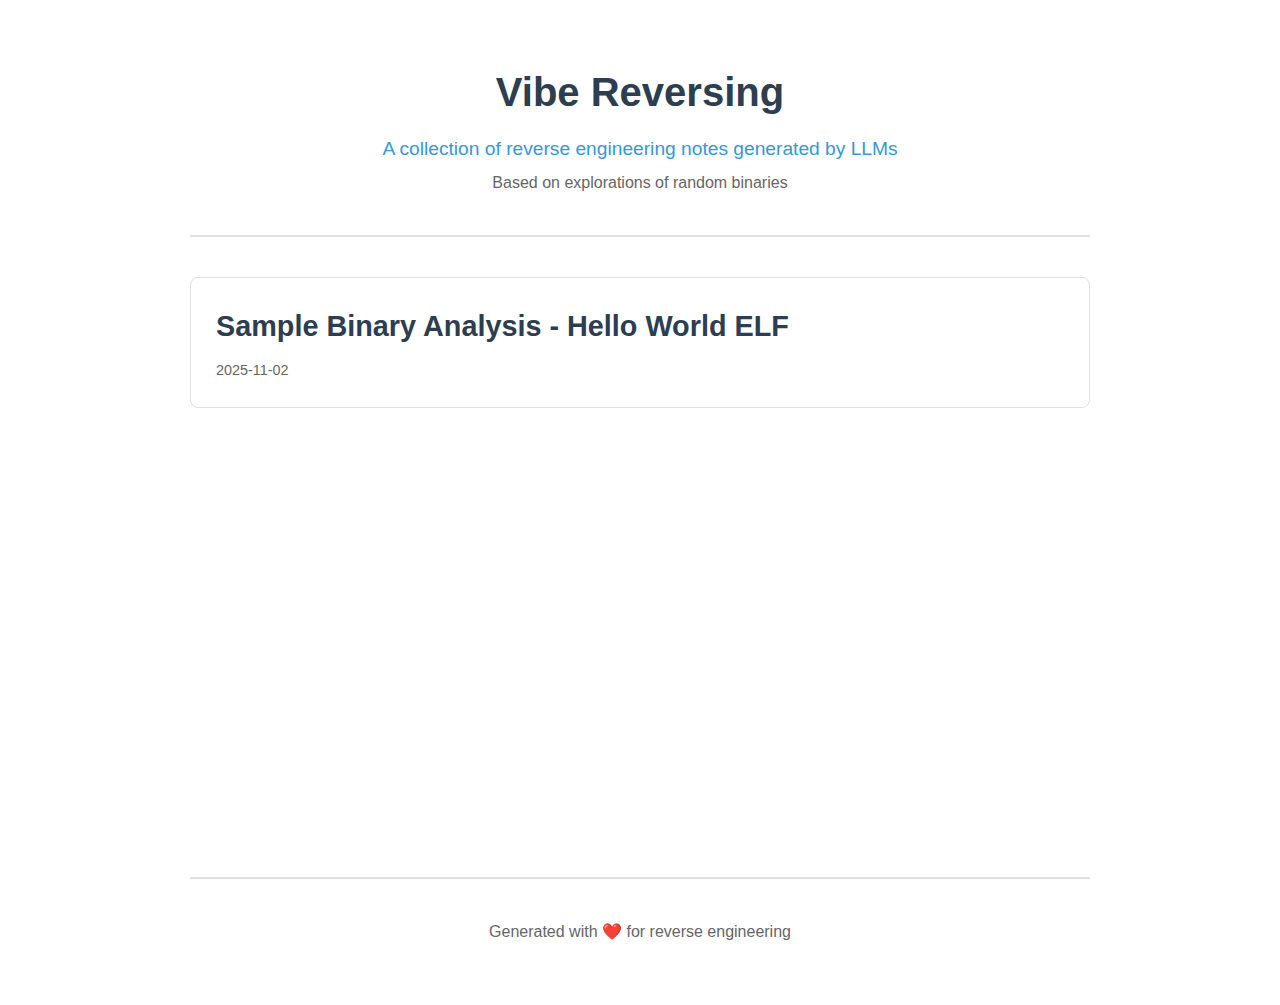
<file: docs/index.html>
<!DOCTYPE html>
<html lang="en">
<head>
    <meta charset="UTF-8">
    <meta name="viewport" content="width=device-width, initial-scale=1.0">
    <title>Vibe Reversing - Reverse Engineering Notes</title>
    <link rel="stylesheet" href="css/style.css">
</head>
<body>
    <div class="container">
        <header>
            <h1>Vibe Reversing</h1>
            <p class="tagline">A collection of reverse engineering notes generated by LLMs</p>
            <p class="description">Based on explorations of random binaries</p>
        </header>
        
        <main>
            <div class="posts">
                
        <div class="post-item">
            <h2><a href="sample-binary-analysis.html">Sample Binary Analysis - Hello World ELF</a></h2>
            <p class="date">2025-11-02</p>
        </div>
        
            </div>
        </main>
        
        <footer>
            <p>Generated with ❤️ for reverse engineering</p>
        </footer>
    </div>
</body>
</html>
</file>
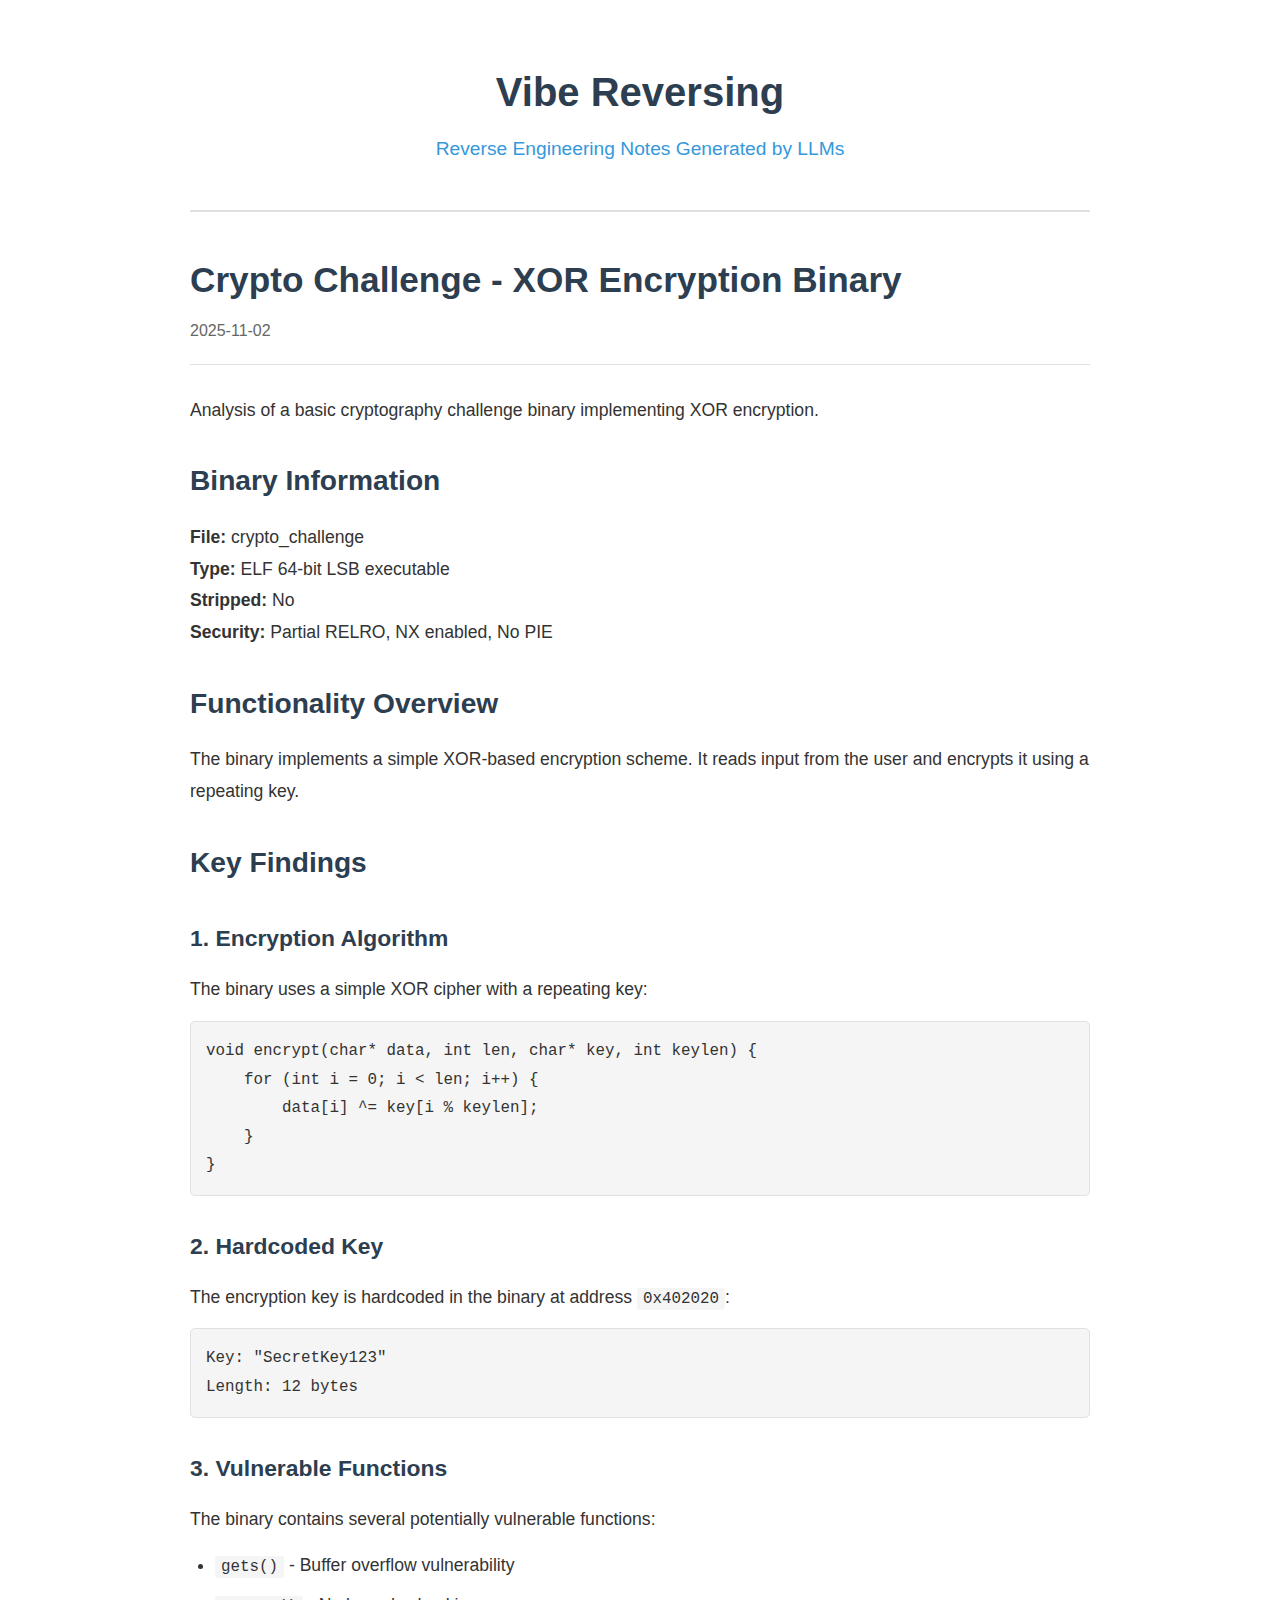
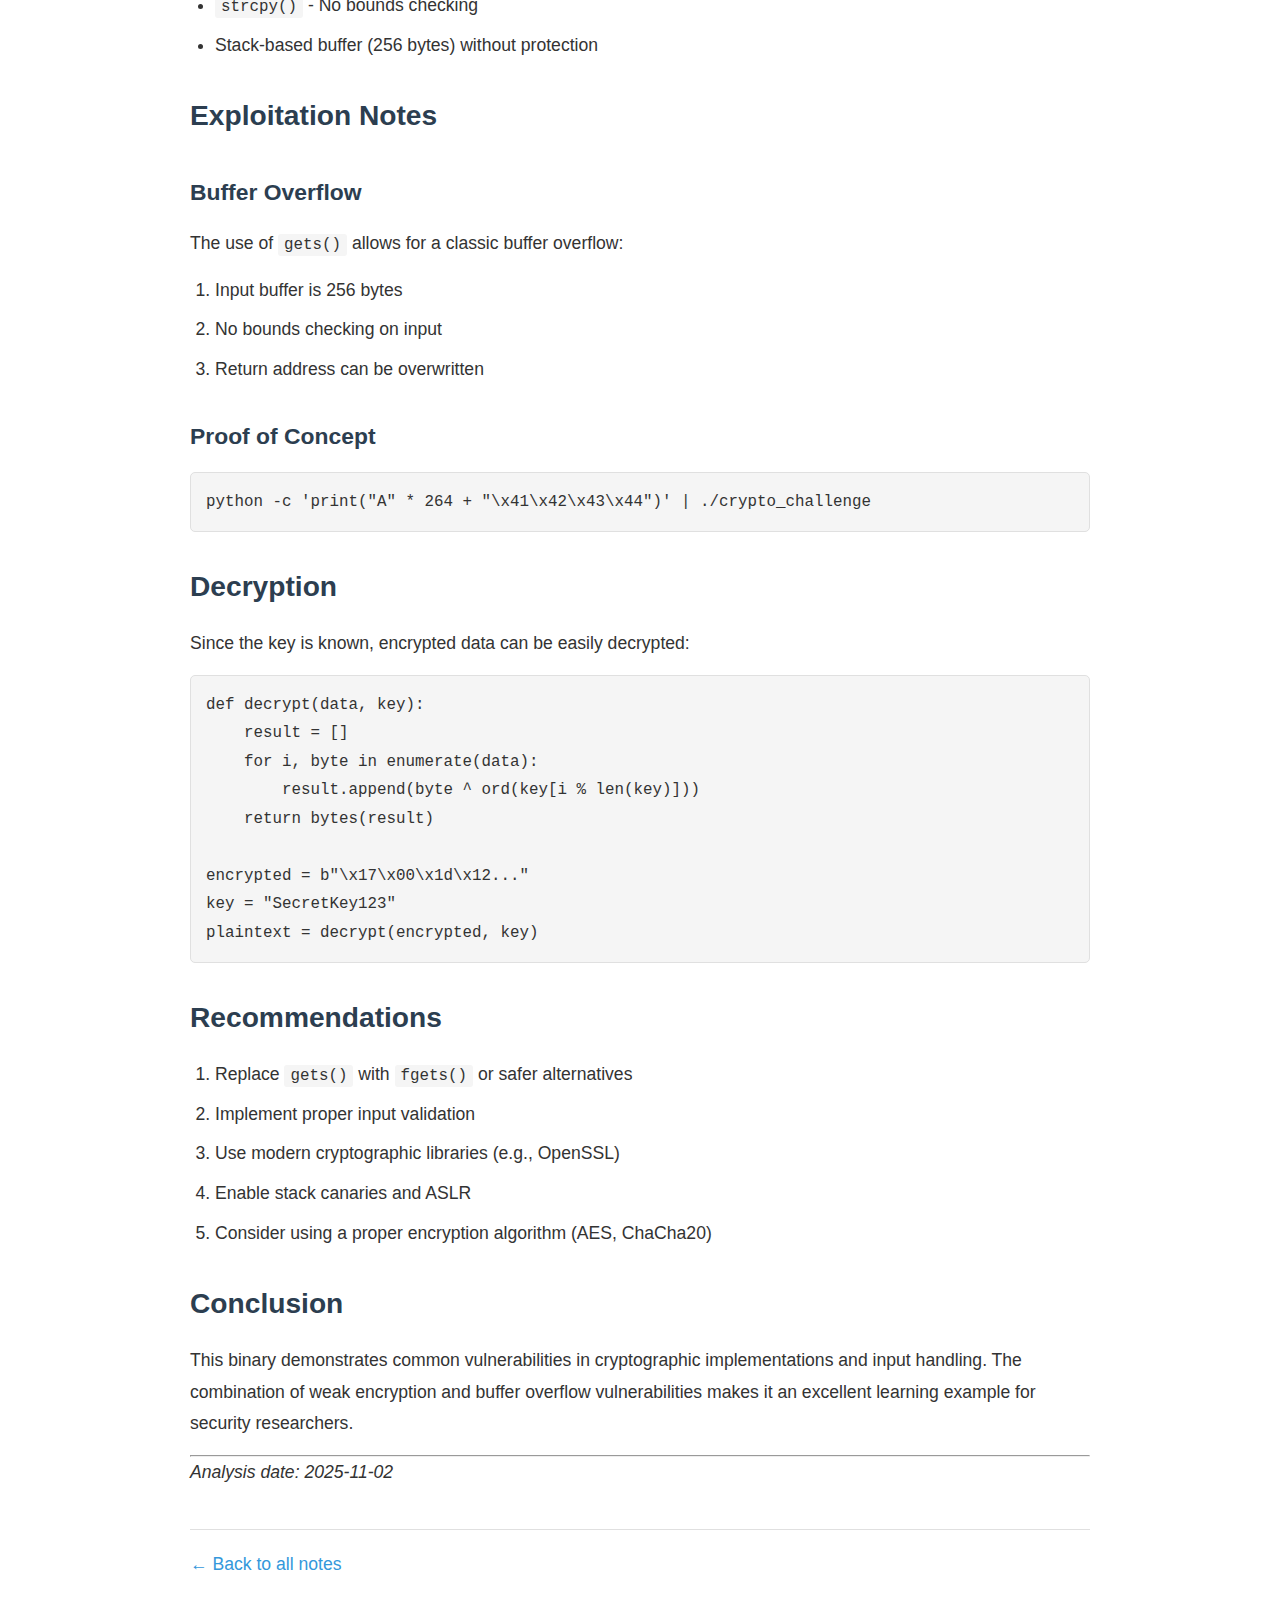
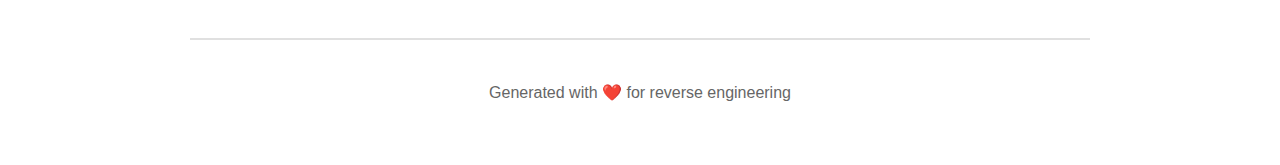
<file: docs/crypto-challenge.html>
<!DOCTYPE html>
<html lang="en">
<head>
    <meta charset="UTF-8">
    <meta name="viewport" content="width=device-width, initial-scale=1.0">
    <title>Crypto Challenge - XOR Encryption Binary - Vibe Reversing</title>
    <link rel="stylesheet" href="css/style.css">
</head>
<body>
    <div class="container">
        <header>
            <h1><a href="index.html">Vibe Reversing</a></h1>
            <p class="tagline">Reverse Engineering Notes Generated by LLMs</p>
        </header>
        
        <main>
            <article class="post">
                <div class="post-header">
                    <h1>Crypto Challenge - XOR Encryption Binary</h1>
                    <p class="date">2025-11-02</p>
                </div>
                <div class="post-content">
                    <p>Analysis of a basic cryptography challenge binary implementing XOR encryption.</p>
<h2 id="binary-information">Binary Information</h2>
<p><strong>File:</strong> crypto_challenge<br />
<strong>Type:</strong> ELF 64-bit LSB executable<br />
<strong>Stripped:</strong> No<br />
<strong>Security:</strong> Partial RELRO, NX enabled, No PIE</p>
<h2 id="functionality-overview">Functionality Overview</h2>
<p>The binary implements a simple XOR-based encryption scheme. It reads input from the user and encrypts it using a repeating key.</p>
<h2 id="key-findings">Key Findings</h2>
<h3 id="1-encryption-algorithm">1. Encryption Algorithm</h3>
<p>The binary uses a simple XOR cipher with a repeating key:</p>
<div class="codehilite"><pre><span></span><code><span class="kt">void</span><span class="w"> </span><span class="nf">encrypt</span><span class="p">(</span><span class="kt">char</span><span class="o">*</span><span class="w"> </span><span class="n">data</span><span class="p">,</span><span class="w"> </span><span class="kt">int</span><span class="w"> </span><span class="n">len</span><span class="p">,</span><span class="w"> </span><span class="kt">char</span><span class="o">*</span><span class="w"> </span><span class="n">key</span><span class="p">,</span><span class="w"> </span><span class="kt">int</span><span class="w"> </span><span class="n">keylen</span><span class="p">)</span><span class="w"> </span><span class="p">{</span>
<span class="w">    </span><span class="k">for</span><span class="w"> </span><span class="p">(</span><span class="kt">int</span><span class="w"> </span><span class="n">i</span><span class="w"> </span><span class="o">=</span><span class="w"> </span><span class="mi">0</span><span class="p">;</span><span class="w"> </span><span class="n">i</span><span class="w"> </span><span class="o">&lt;</span><span class="w"> </span><span class="n">len</span><span class="p">;</span><span class="w"> </span><span class="n">i</span><span class="o">++</span><span class="p">)</span><span class="w"> </span><span class="p">{</span>
<span class="w">        </span><span class="n">data</span><span class="p">[</span><span class="n">i</span><span class="p">]</span><span class="w"> </span><span class="o">^=</span><span class="w"> </span><span class="n">key</span><span class="p">[</span><span class="n">i</span><span class="w"> </span><span class="o">%</span><span class="w"> </span><span class="n">keylen</span><span class="p">];</span>
<span class="w">    </span><span class="p">}</span>
<span class="p">}</span>
</code></pre></div>

<h3 id="2-hardcoded-key">2. Hardcoded Key</h3>
<p>The encryption key is hardcoded in the binary at address <code>0x402020</code>:</p>
<div class="codehilite"><pre><span></span><code>Key: &quot;SecretKey123&quot;
Length: 12 bytes
</code></pre></div>

<h3 id="3-vulnerable-functions">3. Vulnerable Functions</h3>
<p>The binary contains several potentially vulnerable functions:</p>
<ul>
<li><code>gets()</code> - Buffer overflow vulnerability</li>
<li><code>strcpy()</code> - No bounds checking</li>
<li>Stack-based buffer (256 bytes) without protection</li>
</ul>
<h2 id="exploitation-notes">Exploitation Notes</h2>
<h3 id="buffer-overflow">Buffer Overflow</h3>
<p>The use of <code>gets()</code> allows for a classic buffer overflow:</p>
<ol>
<li>Input buffer is 256 bytes</li>
<li>No bounds checking on input</li>
<li>Return address can be overwritten</li>
</ol>
<h3 id="proof-of-concept">Proof of Concept</h3>
<div class="codehilite"><pre><span></span><code>python<span class="w"> </span>-c<span class="w"> </span><span class="s1">&#39;print(&quot;A&quot; * 264 + &quot;\x41\x42\x43\x44&quot;)&#39;</span><span class="w"> </span><span class="p">|</span><span class="w"> </span>./crypto_challenge
</code></pre></div>

<h2 id="decryption">Decryption</h2>
<p>Since the key is known, encrypted data can be easily decrypted:</p>
<div class="codehilite"><pre><span></span><code><span class="k">def</span> <span class="nf">decrypt</span><span class="p">(</span><span class="n">data</span><span class="p">,</span> <span class="n">key</span><span class="p">):</span>
    <span class="n">result</span> <span class="o">=</span> <span class="p">[]</span>
    <span class="k">for</span> <span class="n">i</span><span class="p">,</span> <span class="n">byte</span> <span class="ow">in</span> <span class="nb">enumerate</span><span class="p">(</span><span class="n">data</span><span class="p">):</span>
        <span class="n">result</span><span class="o">.</span><span class="n">append</span><span class="p">(</span><span class="n">byte</span> <span class="o">^</span> <span class="nb">ord</span><span class="p">(</span><span class="n">key</span><span class="p">[</span><span class="n">i</span> <span class="o">%</span> <span class="nb">len</span><span class="p">(</span><span class="n">key</span><span class="p">)]))</span>
    <span class="k">return</span> <span class="nb">bytes</span><span class="p">(</span><span class="n">result</span><span class="p">)</span>

<span class="n">encrypted</span> <span class="o">=</span> <span class="sa">b</span><span class="s2">&quot;</span><span class="se">\x17\x00\x1d\x12</span><span class="s2">...&quot;</span>
<span class="n">key</span> <span class="o">=</span> <span class="s2">&quot;SecretKey123&quot;</span>
<span class="n">plaintext</span> <span class="o">=</span> <span class="n">decrypt</span><span class="p">(</span><span class="n">encrypted</span><span class="p">,</span> <span class="n">key</span><span class="p">)</span>
</code></pre></div>

<h2 id="recommendations">Recommendations</h2>
<ol>
<li>Replace <code>gets()</code> with <code>fgets()</code> or safer alternatives</li>
<li>Implement proper input validation</li>
<li>Use modern cryptographic libraries (e.g., OpenSSL)</li>
<li>Enable stack canaries and ASLR</li>
<li>Consider using a proper encryption algorithm (AES, ChaCha20)</li>
</ol>
<h2 id="conclusion">Conclusion</h2>
<p>This binary demonstrates common vulnerabilities in cryptographic implementations and input handling. The combination of weak encryption and buffer overflow vulnerabilities makes it an excellent learning example for security researchers.</p>
<hr />
<p><em>Analysis date: 2025-11-02</em></p>
                </div>
            </article>
            
            <nav class="post-nav">
                <a href="index.html">← Back to all notes</a>
            </nav>
        </main>
        
        <footer>
            <p>Generated with ❤️ for reverse engineering</p>
        </footer>
    </div>
</body>
</html>
</file>
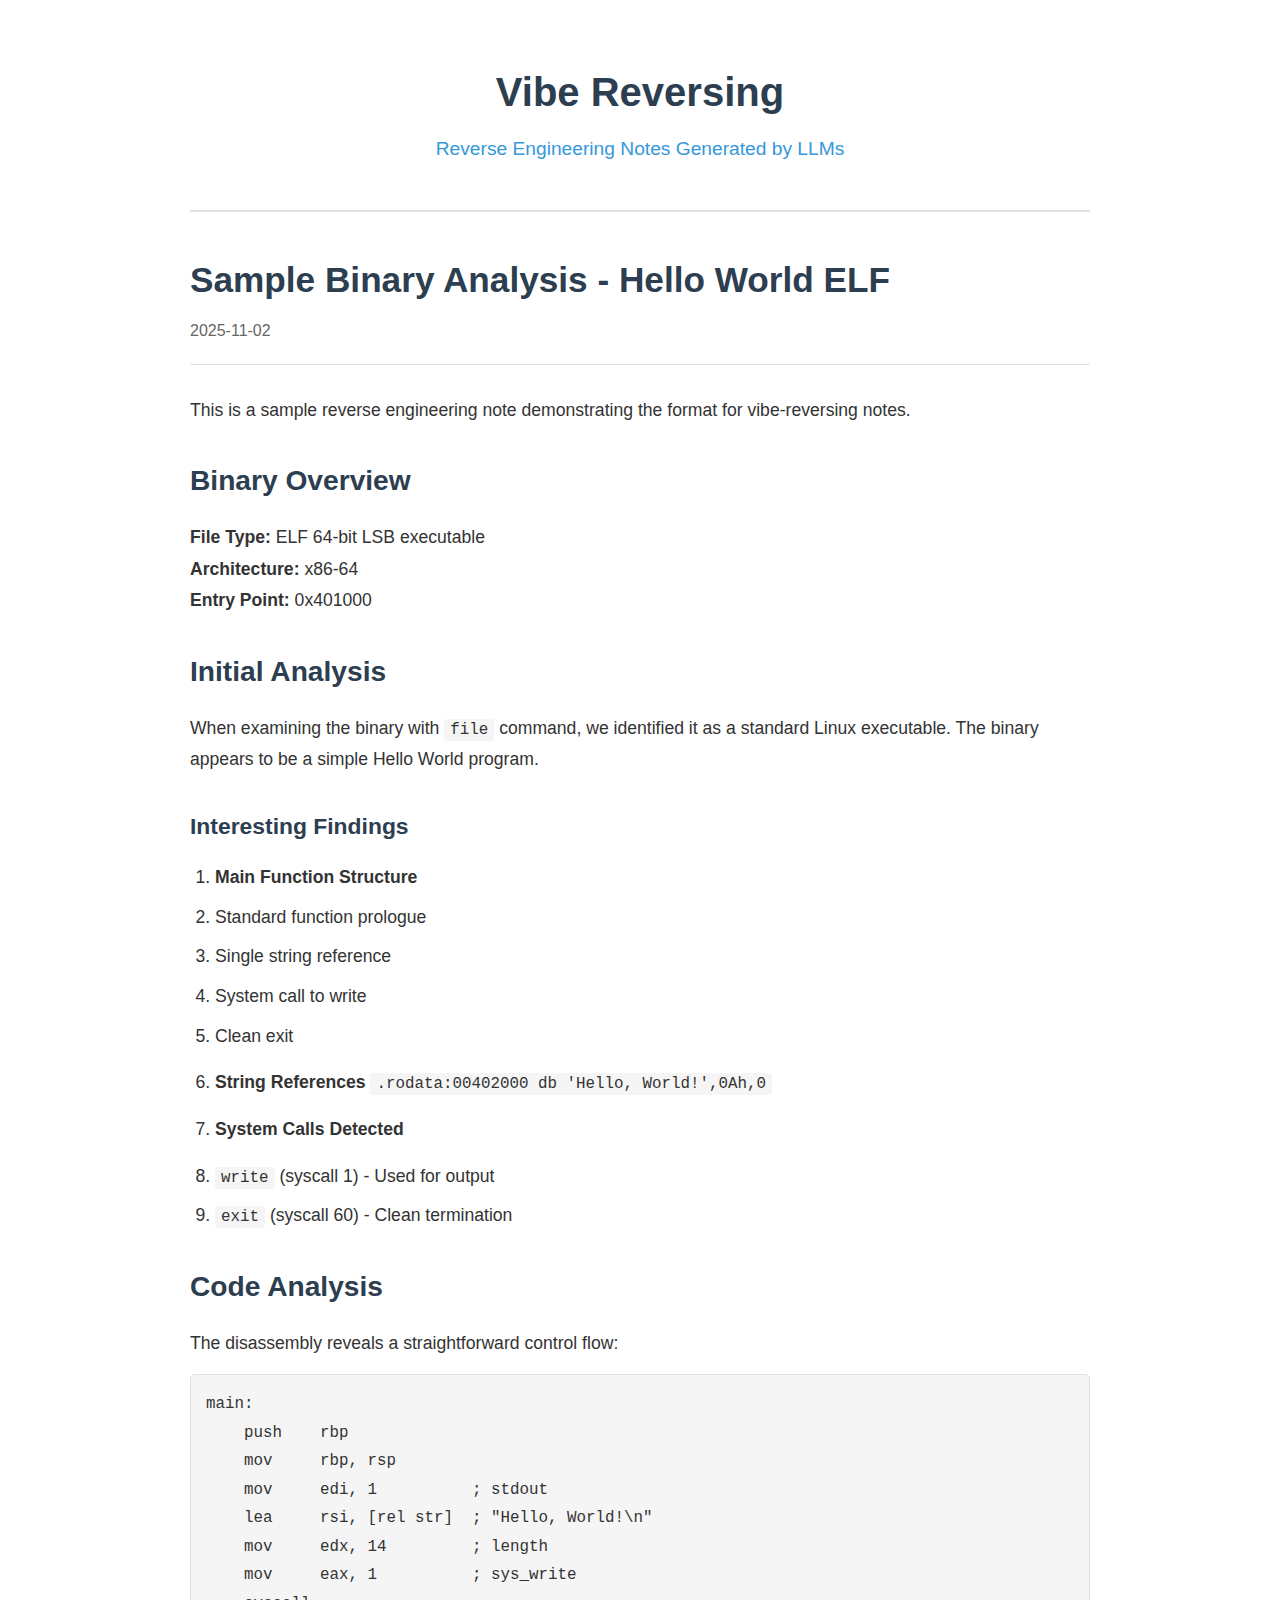
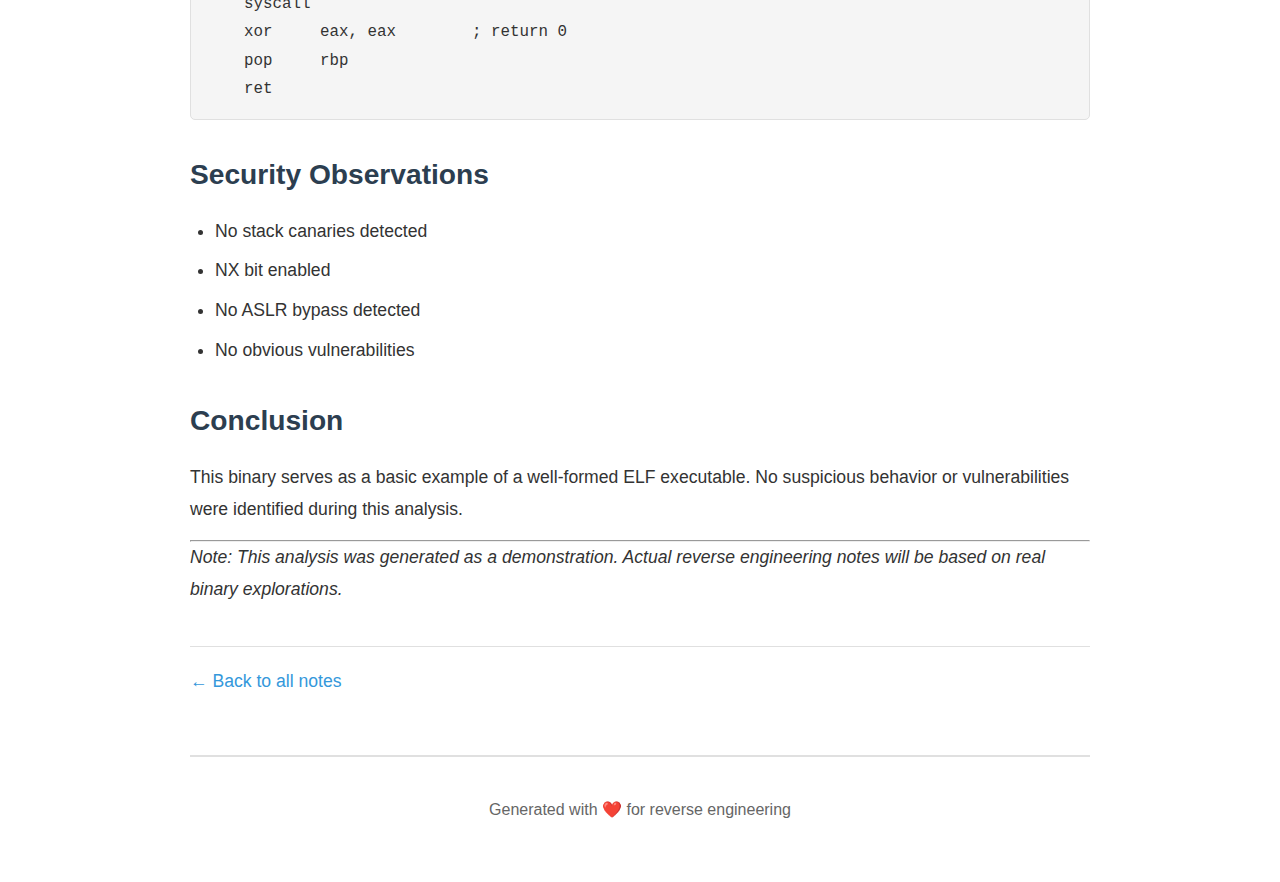
<file: docs/sample-binary-analysis.html>
<!DOCTYPE html>
<html lang="en">
<head>
    <meta charset="UTF-8">
    <meta name="viewport" content="width=device-width, initial-scale=1.0">
    <title>Sample Binary Analysis - Hello World ELF - Vibe Reversing</title>
    <link rel="stylesheet" href="css/style.css">
</head>
<body>
    <div class="container">
        <header>
            <h1><a href="index.html">Vibe Reversing</a></h1>
            <p class="tagline">Reverse Engineering Notes Generated by LLMs</p>
        </header>
        
        <main>
            <article class="post">
                <div class="post-header">
                    <h1>Sample Binary Analysis - Hello World ELF</h1>
                    <p class="date">2025-11-02</p>
                </div>
                <div class="post-content">
                    <p>This is a sample reverse engineering note demonstrating the format for vibe-reversing notes.</p>
<h2 id="binary-overview">Binary Overview</h2>
<p><strong>File Type:</strong> ELF 64-bit LSB executable<br />
<strong>Architecture:</strong> x86-64<br />
<strong>Entry Point:</strong> 0x401000  </p>
<h2 id="initial-analysis">Initial Analysis</h2>
<p>When examining the binary with <code>file</code> command, we identified it as a standard Linux executable. The binary appears to be a simple Hello World program.</p>
<h3 id="interesting-findings">Interesting Findings</h3>
<ol>
<li><strong>Main Function Structure</strong></li>
<li>Standard function prologue</li>
<li>Single string reference</li>
<li>System call to write</li>
<li>
<p>Clean exit</p>
</li>
<li>
<p><strong>String References</strong>
   <code>.rodata:00402000 db 'Hello, World!',0Ah,0</code></p>
</li>
<li>
<p><strong>System Calls Detected</strong></p>
</li>
<li><code>write</code> (syscall 1) - Used for output</li>
<li><code>exit</code> (syscall 60) - Clean termination</li>
</ol>
<h2 id="code-analysis">Code Analysis</h2>
<p>The disassembly reveals a straightforward control flow:</p>
<div class="codehilite"><pre><span></span><code><span class="nl">main:</span>
<span class="w">    </span><span class="nf">push</span><span class="w">    </span><span class="no">rbp</span>
<span class="w">    </span><span class="nf">mov</span><span class="w">     </span><span class="no">rbp</span><span class="p">,</span><span class="w"> </span><span class="no">rsp</span>
<span class="w">    </span><span class="nf">mov</span><span class="w">     </span><span class="no">edi</span><span class="p">,</span><span class="w"> </span><span class="mi">1</span><span class="w">          </span><span class="c1">; stdout</span>
<span class="w">    </span><span class="nf">lea</span><span class="w">     </span><span class="no">rsi</span><span class="p">,</span><span class="w"> </span><span class="p">[</span><span class="no">rel</span><span class="w"> </span><span class="no">str</span><span class="p">]</span><span class="w">  </span><span class="c1">; &quot;Hello, World!\n&quot;</span>
<span class="w">    </span><span class="nf">mov</span><span class="w">     </span><span class="no">edx</span><span class="p">,</span><span class="w"> </span><span class="mi">14</span><span class="w">         </span><span class="c1">; length</span>
<span class="w">    </span><span class="nf">mov</span><span class="w">     </span><span class="no">eax</span><span class="p">,</span><span class="w"> </span><span class="mi">1</span><span class="w">          </span><span class="c1">; sys_write</span>
<span class="w">    </span><span class="nf">syscall</span>
<span class="w">    </span><span class="nf">xor</span><span class="w">     </span><span class="no">eax</span><span class="p">,</span><span class="w"> </span><span class="no">eax</span><span class="w">        </span><span class="c1">; return 0</span>
<span class="w">    </span><span class="nf">pop</span><span class="w">     </span><span class="no">rbp</span>
<span class="w">    </span><span class="nf">ret</span>
</code></pre></div>

<h2 id="security-observations">Security Observations</h2>
<ul>
<li>No stack canaries detected</li>
<li>NX bit enabled</li>
<li>No ASLR bypass detected</li>
<li>No obvious vulnerabilities</li>
</ul>
<h2 id="conclusion">Conclusion</h2>
<p>This binary serves as a basic example of a well-formed ELF executable. No suspicious behavior or vulnerabilities were identified during this analysis.</p>
<hr />
<p><em>Note: This analysis was generated as a demonstration. Actual reverse engineering notes will be based on real binary explorations.</em></p>
                </div>
            </article>
            
            <nav class="post-nav">
                <a href="index.html">← Back to all notes</a>
            </nav>
        </main>
        
        <footer>
            <p>Generated with ❤️ for reverse engineering</p>
        </footer>
    </div>
</body>
</html>
</file>
<file: docs/css/style.css>
/* Vibe Reversing - Clean, minimalist styling */

:root {
    --primary-color: #2c3e50;
    --secondary-color: #3498db;
    --accent-color: #e74c3c;
    --bg-color: #ffffff;
    --text-color: #333333;
    --border-color: #e0e0e0;
    --code-bg: #f5f5f5;
    --link-color: #3498db;
    --link-hover: #2980b9;
}

* {
    margin: 0;
    padding: 0;
    box-sizing: border-box;
}

body {
    font-family: -apple-system, BlinkMacSystemFont, 'Segoe UI', Roboto, 'Helvetica Neue', Arial, sans-serif;
    line-height: 1.6;
    color: var(--text-color);
    background-color: var(--bg-color);
    padding: 20px;
}

.container {
    max-width: 900px;
    margin: 0 auto;
}

header {
    text-align: center;
    padding: 40px 0;
    border-bottom: 2px solid var(--border-color);
    margin-bottom: 40px;
}

header h1 {
    font-size: 2.5em;
    color: var(--primary-color);
    margin-bottom: 10px;
}

header h1 a {
    color: var(--primary-color);
    text-decoration: none;
}

header h1 a:hover {
    color: var(--secondary-color);
}

header .tagline {
    font-size: 1.2em;
    color: var(--secondary-color);
    margin-bottom: 5px;
}

header .description {
    color: #666;
    font-size: 1em;
}

main {
    min-height: 60vh;
}

.posts {
    display: flex;
    flex-direction: column;
    gap: 30px;
}

.post-item {
    padding: 25px;
    border: 1px solid var(--border-color);
    border-radius: 8px;
    transition: box-shadow 0.3s ease, transform 0.2s ease;
}

.post-item:hover {
    box-shadow: 0 4px 12px rgba(0, 0, 0, 0.1);
    transform: translateY(-2px);
}

.post-item h2 {
    font-size: 1.8em;
    margin-bottom: 10px;
}

.post-item h2 a {
    color: var(--primary-color);
    text-decoration: none;
}

.post-item h2 a:hover {
    color: var(--link-hover);
}

.post-item .date {
    color: #666;
    font-size: 0.9em;
}

/* Individual post styling */
.post {
    margin-bottom: 40px;
}

.post-header {
    margin-bottom: 30px;
    padding-bottom: 20px;
    border-bottom: 1px solid var(--border-color);
}

.post-header h1 {
    font-size: 2.2em;
    color: var(--primary-color);
    margin-bottom: 10px;
}

.post-header .date {
    color: #666;
    font-size: 1em;
}

.post-content {
    font-size: 1.1em;
    line-height: 1.8;
}

.post-content h1,
.post-content h2,
.post-content h3,
.post-content h4 {
    margin-top: 30px;
    margin-bottom: 15px;
    color: var(--primary-color);
}

.post-content h1 {
    font-size: 2em;
    border-bottom: 2px solid var(--border-color);
    padding-bottom: 10px;
}

.post-content h2 {
    font-size: 1.6em;
}

.post-content h3 {
    font-size: 1.3em;
}

.post-content p {
    margin-bottom: 15px;
}

.post-content ul,
.post-content ol {
    margin-left: 25px;
    margin-bottom: 15px;
}

.post-content li {
    margin-bottom: 8px;
}

.post-content code {
    background-color: var(--code-bg);
    padding: 2px 6px;
    border-radius: 3px;
    font-family: 'Courier New', Courier, monospace;
    font-size: 0.9em;
}

.post-content pre {
    background-color: var(--code-bg);
    padding: 15px;
    border-radius: 5px;
    overflow-x: auto;
    margin-bottom: 20px;
    border: 1px solid var(--border-color);
}

.post-content pre code {
    background-color: transparent;
    padding: 0;
}

.post-content blockquote {
    border-left: 4px solid var(--secondary-color);
    padding-left: 20px;
    margin: 20px 0;
    color: #555;
    font-style: italic;
}

.post-content a {
    color: var(--link-color);
    text-decoration: none;
}

.post-content a:hover {
    color: var(--link-hover);
    text-decoration: underline;
}

.post-content table {
    width: 100%;
    border-collapse: collapse;
    margin-bottom: 20px;
}

.post-content table th,
.post-content table td {
    border: 1px solid var(--border-color);
    padding: 10px;
    text-align: left;
}

.post-content table th {
    background-color: var(--code-bg);
    font-weight: bold;
}

.post-nav {
    margin-top: 40px;
    padding-top: 20px;
    border-top: 1px solid var(--border-color);
}

.post-nav a {
    color: var(--link-color);
    text-decoration: none;
    font-size: 1.1em;
}

.post-nav a:hover {
    color: var(--link-hover);
}

footer {
    text-align: center;
    padding: 40px 0;
    margin-top: 60px;
    border-top: 2px solid var(--border-color);
    color: #666;
}

/* Responsive design */
@media (max-width: 768px) {
    body {
        padding: 10px;
    }
    
    header h1 {
        font-size: 2em;
    }
    
    .post-header h1 {
        font-size: 1.8em;
    }
    
    .post-item {
        padding: 15px;
    }
}
</file>
